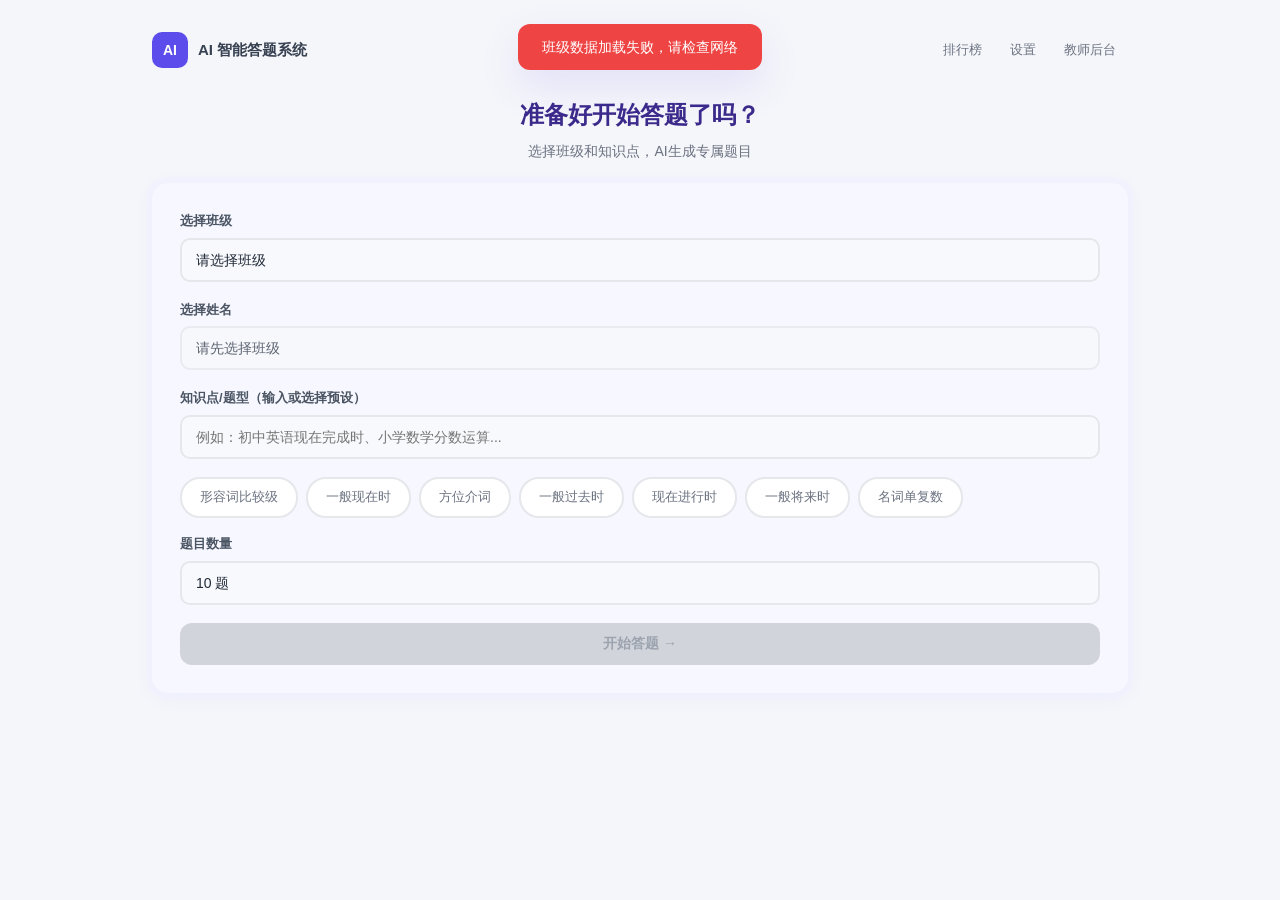
<file: index.html>
<!DOCTYPE html>
<html lang="zh-CN">
<head>
<meta charset="UTF-8">
<meta name="viewport" content="width=device-width, initial-scale=1.0, maximum-scale=1.0, user-scalable=no">
<title>AI智能答题系统</title>
<link rel="stylesheet" href="css/common.css">
<link rel="stylesheet" href="css/quiz.css">
</head>
<body>

<div class="container">

<!-- 顶部导航 -->
<div class="nav-bar">
  <div class="brand">
    <div class="brand-icon">AI</div>
    <div class="brand-text">AI 智能答题系统</div>
  </div>
  <div class="nav-links">
    <button id="btn-leaderboard" class="nav-link">排行榜</button>
    <button id="btn-settings" class="nav-link">设置</button>
    <button id="btn-teacher" class="nav-link">教师后台</button>
  </div>
</div>

<!-- 选择界面 -->
<div id="screen-select">
  <div class="page-header">
    <h1>准备好开始答题了吗？</h1>
    <p>选择班级和知识点，AI生成专属题目</p>
  </div>

  <div class="card select-card">
    <div class="form-group">
      <label>选择班级</label>
      <select id="sel-class" class="form-select">
        <option value="">请选择班级</option>
      </select>
    </div>
    <div class="form-group">
      <label>选择姓名</label>
      <select id="sel-name" class="form-select" disabled>
        <option value="">请先选择班级</option>
      </select>
    </div>
    <div class="form-group">
      <label>知识点/题型（输入或选择预设）</label>
      <input type="text" id="knowledge-input" class="form-input" placeholder="例如：初中英语现在完成时、小学数学分数运算...">
    </div>
    <div id="knowledge-presets" class="chip-group" style="margin-bottom:16px;"></div>
    <div class="form-group">
      <label>题目数量</label>
      <select id="question-count" class="form-select">
        <option value="5">5 题</option>
        <option value="10" selected>10 题</option>
        <option value="15">15 题</option>
        <option value="20">20 题</option>
      </select>
    </div>
    <button id="btn-start" class="btn btn-primary btn-block" disabled>开始答题 →</button>
  </div>
</div>

<!-- 加载界面 -->
<div id="screen-loading" style="display:none;">
  <div class="loading-screen">
    <div class="spinner"></div>
    <p>AI正在生成题目，请稍候...</p>
    <p id="loading-countdown" style="margin-top:8px;font-size:13px;color:var(--gray-400);"></p>
  </div>
</div>

<!-- 答题界面 -->
<div id="screen-quiz" style="display:none;">
  <div class="quiz-header">
    <span id="q-num" style="font-weight:600;">第1题</span>
    <span id="progress-count">1 / 10</span>
    <span>正确：<b id="correct-count" style="color:var(--success);">0</b></span>
    <span>正确率：<b id="accuracy">0%</b></span>
  </div>
  <div class="progress-bar" style="margin-bottom:12px;">
    <div id="progress-fill" class="progress-fill" style="width:0%;"></div>
  </div>
  <div class="card quiz-card">
    <span class="question-num" id="q-index-label">第 1 题</span>
    <div class="question-text" id="q-text"></div>
    <div id="q-options" class="options-list"></div>
    <div id="q-explanation" class="explanation"></div>
  </div>
  <div id="next-wrap" style="display:none;text-align:center;">
    <button id="btn-next" class="btn btn-primary" style="min-width:160px;">下一题</button>
  </div>
</div>

<!-- 结果界面 -->
<div id="screen-result" style="display:none;">
  <div class="result-header">
    <h2>答题完成</h2>
    <p class="player" id="result-player"></p>
  </div>

  <div class="score-circle">
    <svg width="120" height="120" viewBox="0 0 140 140">
      <circle cx="70" cy="70" r="62" fill="none" stroke="var(--gray-200)" stroke-width="10"/>
      <circle id="score-ring" cx="70" cy="70" r="62" fill="none" stroke="var(--primary)" stroke-width="10" stroke-linecap="round" stroke-dasharray="389.56" stroke-dashoffset="389.56" style="transition: stroke-dashoffset 1s ease;"/>
    </svg>
    <div class="score-num" id="score-num">0</div>
    <div class="score-label">% 正确率</div>
  </div>

  <div class="stat-row">
    <div class="stat-item blue"><div class="num" id="stat-total">0</div><div class="label">总题数</div></div>
    <div class="stat-item green"><div class="num" id="stat-correct">0</div><div class="label">答对</div></div>
    <div class="stat-item red"><div class="num" id="stat-wrong">0</div><div class="label">答错</div></div>
  </div>
  <div class="stat-row">
    <div class="stat-item"><div class="num" id="stat-time" style="font-weight:600;">--</div><div class="label">总用时</div></div>
    <div class="stat-item"><div class="num" id="stat-avg" style="font-weight:600;">--</div><div class="label">平均每题</div></div>
    <div class="stat-item"><div class="num" id="stat-rank" style="font-weight:600;">--</div><div class="label">排名</div></div>
  </div>

  <div class="card review-section">
    <div class="review-header-bar">
      <b>答题记录</b>
      <div style="display:flex;gap:8px;align-items:center;">
        <label class="review-filter">
          <input type="checkbox" id="review-wrong-only" onchange="Quiz.filterReview()">
          只看错题
        </label>
        <button class="btn btn-sm btn-outline" onclick="Quiz.copyWrongQuestions()">复制错题</button>
      </div>
    </div>
    <div class="review-list" id="review-list"></div>
  </div>

  <div style="display:flex;gap:8px;">
    <button id="btn-retry" class="btn btn-primary btn-block">再次答题</button>
    <button id="btn-view-rank" class="btn btn-outline btn-block">查看排行榜</button>
  </div>
</div>

<!-- 排行榜界面 -->
<div id="screen-leaderboard" style="display:none;">
  <div class="page-header">
    <h1>排行榜</h1>
    <p>学生答题正确率排行</p>
  </div>
  <div id="rank-tabs" class="chip-group" style="margin-bottom:12px;"></div>
  <div id="rank-list"></div>
  <div style="text-align:center;margin-top:16px;">
    <button class="btn btn-outline" onclick="Quiz.backFromRank()">返回主页</button>
  </div>
</div>

</div>

<!-- 设置模态框 -->
<div id="modal-settings" class="modal-overlay">
  <div class="modal-box">
    <button class="modal-close" onclick="document.getElementById('modal-settings').classList.remove('active')">&times;</button>
    <div class="modal-title">设置</div>
    <div class="settings-section">
      <h3>AI 模型设置</h3>
      <div class="form-group">
        <label>模型名称</label>
        <input type="text" id="settings-model" class="form-input" placeholder="例如：LongCat-2.0-Preview">
      </div>
      <div class="form-group">
        <label>API Base URL</label>
        <input type="text" id="settings-baseurl" class="form-input" placeholder="https://api.longcat.chat/openai">
      </div>
      <div class="form-group">
        <label>API Key（选填，留空使用默认）</label>
        <input type="password" id="settings-apikey" class="form-input" placeholder="sk-...">
      </div>
      <div class="setting-row">
        <label>关闭模型思考</label>
        <div class="toggle on" id="settings-thinking" onclick="Quiz.toggleThinking()"></div>
      </div>
    </div>
    <button id="btn-save-settings" class="btn btn-primary btn-block">保存设置</button>
  </div>
</div>

<!-- 音效预加载 -->
<audio id="sound-success" preload="auto" src="sounds/success.mp3"></audio>
<audio id="sound-fail" preload="auto" src="sounds/fail.mp3"></audio>

<script src="js/config.js" charset="UTF-8"></script>
<script src="js/api.js" charset="UTF-8"></script>
<script src="js/storage.js" charset="UTF-8"></script>
<script src="js/sound.js" charset="UTF-8"></script>
<script src="js/student.js" charset="UTF-8"></script>

</body>
</html>
</file>
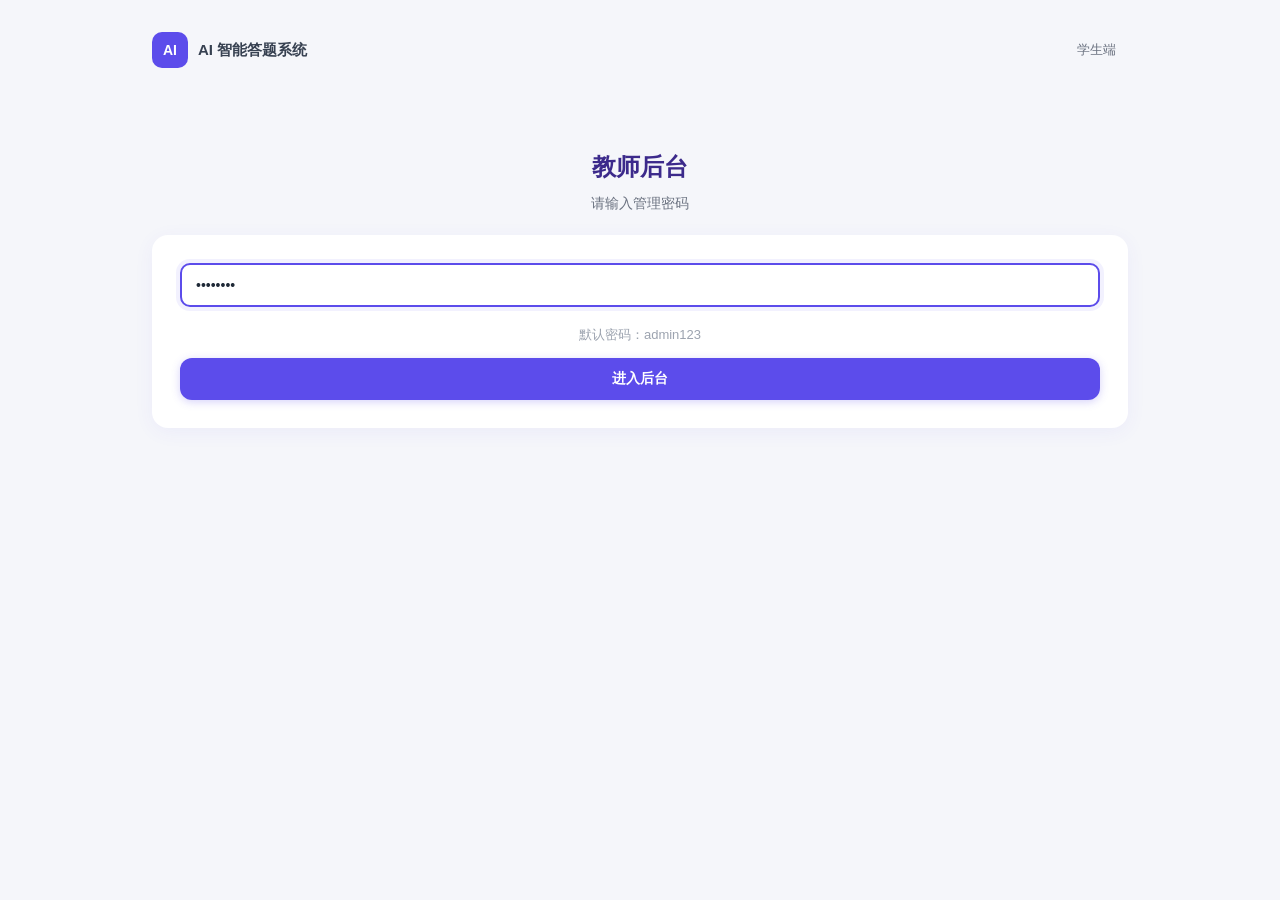
<file: teacher.html>
<!DOCTYPE html>
<html lang="zh-CN">
<head>
<meta charset="UTF-8">
<meta name="viewport" content="width=device-width, initial-scale=1.0, maximum-scale=1.0, user-scalable=no">
<title>教师后台 - AI智能答题</title>
<link rel="stylesheet" href="css/common.css">
<link rel="stylesheet" href="css/teacher.css">
</head>
<body>

<div class="container">

<!-- 登录界面 -->
<div id="login-screen">
  <div class="nav-bar">
    <div class="brand">
      <div class="brand-icon">AI</div>
      <div class="brand-text">AI 智能答题系统</div>
    </div>
    <a href="index.html" class="nav-link" style="text-decoration:none;">学生端</a>
  </div>
  <div class="page-header" style="padding-top:60px;">
    <h1>教师后台</h1>
    <p>请输入管理密码</p>
  </div>
  <div class="card">
    <div class="form-group">
      <input type="password" id="password-input" class="form-input" placeholder="请输入密码" value="admin123" autofocus>
    </div>
    <p style="text-align:center;font-size:13px;color:var(--gray-400);margin-bottom:12px;">默认密码：admin123</p>
    <button id="btn-login" class="btn btn-primary btn-block">进入后台</button>
  </div>
</div>

<!-- 仪表盘界面 -->
<div id="dashboard-screen" style="display:none;">

  <div class="teacher-hero">
    <h1>教师数据看板</h1>
    <p>查看学生答题情况，诊断学情</p>
  </div>

  <!-- 统计卡片 -->
  <div class="teacher-stats">
    <div class="teacher-stat">
      <div class="num" id="t-stat-students">0</div>
      <div class="label">参与学生</div>
    </div>
    <div class="teacher-stat">
      <div class="num" id="t-stat-classes">0</div>
      <div class="label">班级数</div>
    </div>
    <div class="teacher-stat">
      <div class="num" id="t-stat-quizzes">0</div>
      <div class="label">答题次数</div>
    </div>
    <div class="teacher-stat">
      <div class="num" id="t-stat-avg">0%</div>
      <div class="label">平均正确率</div>
    </div>
  </div>

  <!-- 筛选栏 -->
  <div class="card">
    <div class="time-filter">
      <button class="time-chip active" data-range="all" style="cursor:pointer;">全部时间</button>
      <button class="time-chip" data-range="today" style="cursor:pointer;">今天</button>
      <button class="time-chip" data-range="yesterday" style="cursor:pointer;">昨天</button>
      <button class="time-chip" data-range="week" style="cursor:pointer;">近7天</button>
    </div>
    <div class="filter-bar">
      <select id="t-filter-class" class="form-select" style="width:auto;min-width:120px;">
        <option value="__all__">全部班级</option>
      </select>
      <button class="btn btn-sm btn-outline" onclick="Teacher.refreshData()">刷新数据</button>
    </div>
  </div>

  <!-- 标签导航 -->
  <div class="tab-nav">
    <button class="tab-btn active" data-tab="records" onclick="Teacher.switchTab('records')">做题记录</button>
    <button class="tab-btn" data-tab="errors" onclick="Teacher.switchTab('errors')">易错题汇总</button>
    <button class="tab-btn" data-tab="diagnosis" onclick="Teacher.switchTab('diagnosis')">AI学情诊断</button>
  </div>

  <!-- 做题记录 Tab -->
  <div id="tab-records" class="tab-panel">
    <div class="card table-wrap">
      <table>
        <thead>
          <tr>
            <th>排名</th>
            <th>姓名</th>
            <th>班级</th>
            <th>答题次数</th>
            <th>最高正确率</th>
            <th>最近正确率</th>
            <th>平均用时</th>
            <th>操作</th>
          </tr>
        </thead>
        <tbody id="records-tbody"></tbody>
      </table>
    </div>
  </div>

  <!-- 易错题 Tab -->
  <div id="tab-errors" class="tab-panel" style="display:none;">
    <div class="card">
      <div class="review-header-bar">
        <b>班级高频错题</b>
      </div>
      <div id="errors-list"></div>
    </div>
  </div>

  <!-- AI学情诊断 Tab -->
  <div id="tab-diagnosis" class="tab-panel" style="display:none;">
    <div class="card">
      <div style="display:flex;gap:8px;margin-bottom:12px;flex-wrap:wrap;">
        <button class="btn btn-warning" onclick="Teacher.diagnoseClass()">全班级学情诊断</button>
      </div>
      <div id="diagnosis-tab-content">
        <p style="text-align:center;color:var(--gray-400);padding:40px;">点击上方按钮，AI 将综合分析全部错题数据</p>
      </div>
      <p id="diagnosis-countdown" style="text-align:center;font-size:13px;color:var(--gray-400);display:none;"></p>
    </div>
  </div>

</div>
</div>

<!-- 详情模态框 -->
<div id="modal-detail" class="modal-overlay">
  <div class="modal-box" style="max-width:600px;">
    <button class="modal-close" onclick="Teacher.closeModal()">&times;</button>
    <div class="modal-title" id="modal-title">详情</div>
    <div id="modal-content"></div>
  </div>
</div>

<script src="js/config.js" charset="UTF-8"></script>
<script src="js/api.js" charset="UTF-8"></script>
<script src="js/storage.js" charset="UTF-8"></script>
<script src="js/teacher.js" charset="UTF-8"></script>

</body>
</html>
</file>
<file: css/common.css>
/* common.css - 公共样式 */
:root {
  --primary: #5C4CEB;
  --primary-light: #7C6FF0;
  --primary-dark: #4A3BD4;
  --primary-bg: #F0F2FF;
  --success: #10B981;
  --success-bg: #ECFDF5;
  --danger: #EF4444;
  --danger-bg: #FEF2F2;
  --warning: #F59E0B;
  --warning-bg: #FFFBEB;
  --gray-50: #F8F9FC;
  --gray-100: #F3F4F6;
  --gray-200: #E5E7EB;
  --gray-300: #D1D5DB;
  --gray-400: #9CA3AF;
  --gray-500: #6B7280;
  --gray-600: #4B5563;
  --gray-700: #374151;
  --gray-800: #1F2937;
  --title: #3C2A8B;
  --radius: 16px;
  --radius-sm: 10px;
  --radius-xs: 8px;
  --shadow: 0 4px 20px rgba(92, 76, 235, 0.06);
  --shadow-md: 0 8px 30px rgba(92, 76, 235, 0.10);
  --shadow-lg: 0 16px 40px rgba(92, 76, 235, 0.12);
}

* { margin: 0; padding: 0; box-sizing: border-box; }

html { font-size: 16px; -webkit-text-size-adjust: 100%; }

body {
  font-family: -apple-system, BlinkMacSystemFont, 'Segoe UI', 'PingFang SC', 'Hiragino Sans GB', 'Microsoft YaHei', sans-serif;
  background: #F5F6FA;
  color: var(--gray-600);
  line-height: 1.6;
  min-height: 100vh;
  -webkit-font-smoothing: antialiased;
}

.container {
  max-width: 640px;
  margin: 0 auto;
  padding: 24px 16px;
  min-height: 100vh;
}

@media (min-width: 1200px) {
  .container {
    max-width: 80%;
  }
}

/* 顶部导航 */
.nav-bar {
  display: flex;
  justify-content: space-between;
  align-items: center;
  padding: 0 0 20px;
}
.brand {
  display: flex;
  align-items: center;
  gap: 10px;
}
.brand-icon {
  width: 36px;
  height: 36px;
  border-radius: 10px;
  background: var(--primary);
  color: #fff;
  display: flex;
  align-items: center;
  justify-content: center;
  font-weight: 800;
  font-size: 14px;
}
.brand-text {
  font-size: 15px;
  font-weight: 600;
  color: var(--gray-700);
}
.nav-links {
  display: flex;
  gap: 4px;
}
.nav-link {
  background: none;
  border: none;
  padding: 6px 12px;
  border-radius: 8px;
  font-size: 13px;
  color: var(--gray-500);
  cursor: pointer;
  font-weight: 500;
  transition: all 0.2s;
}
.nav-link:hover { color: var(--primary); background: var(--primary-bg); }

/* 按钮 */
.btn {
  display: inline-flex;
  align-items: center;
  justify-content: center;
  gap: 6px;
  padding: 12px 24px;
  border: none;
  border-radius: 12px;
  font-size: 14px;
  font-weight: 600;
  cursor: pointer;
  transition: all 0.2s;
  white-space: nowrap;
  -webkit-tap-highlight-color: transparent;
  user-select: none;
}
.btn:active { transform: scale(0.97); }
.btn-primary {
  background: var(--primary);
  color: #fff;
  box-shadow: 0 2px 8px rgba(92, 76, 235, 0.25);
}
.btn-primary:hover { background: var(--primary-dark); box-shadow: 0 4px 12px rgba(92, 76, 235, 0.35); }
.btn-primary:disabled { background: var(--gray-300); box-shadow: none; color: var(--gray-400); }
.btn-success { background: var(--success); color: #fff; }
.btn-danger { background: var(--danger); color: #fff; }
.btn-warning { background: var(--warning); color: #fff; }
.btn-outline {
  background: #fff;
  color: var(--primary);
  border: 2px solid var(--primary-bg);
}
.btn-outline:hover { background: var(--primary-bg); border-color: var(--primary); }
.btn-ghost { background: none; color: var(--gray-500); font-weight: 500; padding: 8px 12px; font-size: 13px; }
.btn-ghost:hover { color: var(--primary); }
.btn-block { width: 100%; }
.btn-sm { padding: 8px 16px; font-size: 13px; border-radius: 10px; }

/* 卡片 */
.card {
  background: #fff;
  border-radius: var(--radius);
  padding: 24px;
  margin-bottom: 16px;
  box-shadow: var(--shadow);
}
.card-glow {
  position: relative;
}
.card-glow::before {
  content: '';
  position: absolute;
  inset: -4px;
  border-radius: 20px;
  background: var(--primary-bg);
  z-index: -1;
  opacity: 0.5;
}

/* 表单 */
.form-group { margin-bottom: 18px; }
.form-group label {
  display: block;
  font-size: 13px;
  font-weight: 600;
  color: var(--gray-600);
  margin-bottom: 6px;
}
.form-input, .form-select, .form-textarea {
  width: 100%;
  padding: 12px 14px;
  border: 2px solid var(--gray-200);
  border-radius: 10px;
  font-size: 14px;
  font-family: inherit;
  color: var(--gray-800);
  background: var(--gray-50);
  transition: all 0.2s;
  -webkit-appearance: none;
}
.form-input:focus, .form-select:focus, .form-textarea:focus {
  outline: none;
  border-color: var(--primary);
  background: #fff;
  box-shadow: 0 0 0 4px rgba(92, 76, 235, 0.08);
}
.form-textarea { resize: vertical; min-height: 80px; }

/* 标签选择器 chip */
.chip-group {
  display: flex;
  flex-wrap: wrap;
  gap: 8px;
}
.chip {
  padding: 8px 18px;
  border: 2px solid var(--gray-200);
  border-radius: 20px;
  font-size: 13px;
  font-weight: 500;
  cursor: pointer;
  transition: all 0.2s;
  background: #fff;
  color: var(--gray-500);
  user-select: none;
  -webkit-tap-highlight-color: transparent;
}
.chip:hover { border-color: var(--primary-light); color: var(--primary); }
.chip.active { background: var(--primary); color: #fff; border-color: var(--primary); }

/* 加载动画 */
.spinner {
  width: 40px;
  height: 40px;
  border: 3px solid var(--primary-bg);
  border-top: 3px solid var(--primary);
  border-radius: 50%;
  animation: spin 0.7s linear infinite;
  margin: 24px auto;
}
@keyframes spin { to { transform: rotate(360deg); } }

/* Toast */
.toast {
  position: fixed;
  top: 24px;
  left: 50%;
  transform: translateX(-50%);
  padding: 12px 24px;
  border-radius: 12px;
  color: #fff;
  font-size: 14px;
  font-weight: 500;
  z-index: 9999;
  animation: toastIn 0.3s ease;
  max-width: 90vw;
  text-align: center;
  box-shadow: var(--shadow-lg);
}
.toast.success { background: var(--success); }
.toast.error { background: var(--danger); }
.toast.warning { background: var(--warning); }
@keyframes toastIn { from { opacity: 0; transform: translateX(-50%) translateY(-10px); } to { opacity: 1; transform: translateX(-50%) translateY(0); } }

/* 模态框 */
.modal-overlay {
  display: none;
  position: fixed;
  inset: 0;
  background: rgba(60, 42, 139, 0.3);
  backdrop-filter: blur(4px);
  z-index: 1000;
  align-items: center;
  justify-content: center;
  padding: 16px;
}
.modal-overlay.active { display: flex; }
.modal-box {
  background: #fff;
  border-radius: var(--radius);
  padding: 24px;
  width: 100%;
  max-width: 480px;
  max-height: 85vh;
  overflow-y: auto;
  box-shadow: var(--shadow-lg);
}
.modal-title {
  font-size: 18px;
  font-weight: 700;
  margin-bottom: 20px;
  color: var(--title);
}
.modal-close {
  float: right;
  background: var(--gray-100);
  border: none;
  width: 30px;
  height: 30px;
  border-radius: 8px;
  font-size: 18px;
  color: var(--gray-400);
  cursor: pointer;
  display: flex;
  align-items: center;
  justify-content: center;
  transition: all 0.2s;
}
.modal-close:hover { background: var(--danger-bg); color: var(--danger); }

/* 页面标题 */
.page-header {
  text-align: center;
  padding: 8px 0 20px;
}
.page-header h1 { font-size: 24px; font-weight: 700; color: var(--title); }
.page-header p { font-size: 14px; color: var(--gray-500); margin-top: 6px; }

/* 进度条 */
.progress-bar {
  width: 100%;
  height: 8px;
  background: var(--gray-100);
  border-radius: 4px;
  overflow: hidden;
}
.progress-fill {
  height: 100%;
  background: linear-gradient(90deg, var(--primary), var(--primary-light));
  border-radius: 4px;
  transition: width 0.4s ease;
}

/* 表格 */
.table-wrap { overflow-x: auto; -webkit-overflow-scrolling: touch; border-radius: var(--radius-sm); }
table {
  width: 100%;
  border-collapse: collapse;
  font-size: 13px;
}
table th, table td {
  padding: 12px 14px;
  text-align: left;
  border-bottom: 1px solid var(--gray-100);
  white-space: nowrap;
}
table th {
  font-weight: 600;
  color: var(--gray-500);
  font-size: 12px;
  letter-spacing: 0.3px;
  background: var(--gray-50);
  position: sticky;
  top: 0;
}
table tr:hover td { background: var(--primary-bg); }
table td { font-size: 13px; }

/* 标签导航 */
.tab-nav {
  display: flex;
  gap: 4px;
  overflow-x: auto;
  padding: 4px;
  background: var(--gray-100);
  border-radius: 14px;
  margin-bottom: 16px;
  -webkit-overflow-scrolling: touch;
}
.tab-nav::-webkit-scrollbar { display: none; }
.tab-btn {
  flex-shrink: 0;
  padding: 10px 20px;
  border: none;
  border-radius: 11px;
  font-size: 14px;
  font-weight: 500;
  cursor: pointer;
  background: transparent;
  color: var(--gray-500);
  transition: all 0.2s;
}
.tab-btn.active {
  background: #fff;
  color: var(--primary);
  font-weight: 600;
  box-shadow: 0 2px 8px rgba(92, 76, 235, 0.10);
}

/* 响应式 */
@media (min-width: 768px) {
  .container { padding: 32px 24px; }
  .card { padding: 28px; }
}
</file>
<file: css/quiz.css>
/* quiz.css - 答题页面样式 */

/* 选择界面 */
.select-card {
  position: relative;
  z-index: 1;
}
.select-card::before {
  content: '';
  position: absolute;
  inset: -6px;
  border-radius: 22px;
  background: var(--primary-bg);
  z-index: -1;
  opacity: 0.6;
}

/* 答题进度 */
.quiz-header {
  display: flex;
  align-items: center;
  justify-content: space-between;
  padding: 8px 0;
  font-size: 13px;
  color: var(--gray-500);
  margin-bottom: 10px;
}
.quiz-header .timer { font-weight: 600; color: var(--primary); font-variant-numeric: tabular-nums; }
.quiz-header .counter { font-weight: 600; }

/* 题目卡片 */
.quiz-card {
  padding: 24px 20px;
  border-radius: var(--radius);
  background: #fff;
  box-shadow: var(--shadow);
}
.question-num {
  display: inline-block;
  padding: 4px 14px;
  border-radius: 14px;
  background: var(--primary);
  color: #fff;
  font-size: 12px;
  font-weight: 600;
  margin-bottom: 14px;
}
.question-text {
  font-size: 16px;
  font-weight: 600;
  color: var(--gray-800);
  margin-bottom: 20px;
  line-height: 1.8;
}
.options-list { display: flex; flex-direction: column; gap: 10px; }
.option-item {
  display: flex;
  align-items: center;
  gap: 12px;
  padding: 14px 16px;
  border: 2px solid var(--gray-200);
  border-radius: 12px;
  cursor: pointer;
  transition: all 0.2s;
  font-size: 14px;
  user-select: none;
  -webkit-tap-highlight-color: transparent;
  background: #fff;
}
.option-item:hover:not(.disabled) {
  border-color: var(--primary-light);
  background: var(--primary-bg);
}
.option-item .opt-letter {
  width: 32px;
  height: 32px;
  border-radius: 10px;
  background: var(--gray-100);
  display: flex;
  align-items: center;
  justify-content: center;
  font-weight: 700;
  font-size: 14px;
  color: var(--gray-500);
  flex-shrink: 0;
  transition: all 0.2s;
}
.option-item.correct { border-color: var(--success); background: var(--success-bg); }
.option-item.correct .opt-letter { background: var(--success); color: #fff; }
.option-item.wrong { border-color: var(--danger); background: var(--danger-bg); }
.option-item.wrong .opt-letter { background: var(--danger); color: #fff; }
.option-item.reveal-correct { border-color: var(--success); background: var(--success-bg); }
.option-item.reveal-correct .opt-letter { background: var(--success); color: #fff; }
.option-item.disabled { pointer-events: none; opacity: 0.85; }

.explanation {
  margin-top: 14px;
  padding: 14px 16px;
  border-radius: 10px;
  font-size: 13px;
  display: none;
  line-height: 1.7;
}
.explanation.show { display: block; }
.explanation.correct { background: var(--success-bg); color: #065F46; border: 1px solid #A7F3D0; }
.explanation.wrong { background: var(--danger-bg); color: #991B1B; border: 1px solid #FECACA; }

.next-btn-wrap { margin-top: 16px; text-align: center; }

/* 结果页面 */
.result-header { text-align: center; padding: 28px 0 20px; }
.result-header h2 { font-size: 28px; font-weight: 700; color: var(--title); }
.result-header .player { font-size: 15px; color: var(--gray-500); margin-top: 6px; }

.score-circle {
  position: relative;
  width: 140px;
  height: 140px;
  margin: 0 auto 20px;
}
.score-circle svg { transform: rotate(-90deg); }
.score-num {
  position: absolute;
  top: 40%;
  left: 45%;
  transform: translate(-50%, -50%);
  font-size: 36px;
  font-weight: 800;
  color: var(--primary);
}
.score-label {
  position: absolute;
  top: 60%;
  left: 45%;
  transform: translate(-50%, -50%);
  font-size: 12px;
  color: var(--gray-500);
}

.stat-row {
  display: grid;
  grid-template-columns: repeat(3, 1fr);
  gap: 10px;
  margin-bottom: 14px;
}
.stat-item {
  text-align: center;
  padding: 14px 10px;
  border-radius: 12px;
  background: var(--gray-50);
}
.stat-item .num { font-size: 22px; font-weight: 700; }
.stat-item .label { font-size: 12px; color: var(--gray-500); margin-top: 4px; }
.stat-item.blue .num { color: var(--primary); }
.stat-item.green .num { color: var(--success); }
.stat-item.red .num { color: var(--danger); }

/* 答题记录 */
.review-section { margin-top: 20px; }
.review-header-bar {
  display: flex;
  justify-content: space-between;
  align-items: center;
  margin-bottom: 12px;
  flex-wrap: wrap;
  gap: 8px;
}
.review-filter {
  display: flex;
  align-items: center;
  gap: 6px;
  font-size: 13px;
  color: var(--gray-600);
  cursor: pointer;
}
.review-filter input { accent-color: var(--primary); }
.review-list { max-height: 420px; overflow-y: auto; }
.review-item {
  padding: 14px 16px;
  margin-bottom: 8px;
  border-radius: 10px;
  border-left: 4px solid var(--primary);
  background: #fff;
  box-shadow: var(--shadow);
  font-size: 13px;
  line-height: 1.6;
}
.review-item.correct { border-left-color: var(--success); background: var(--success-bg); }
.review-item.wrong { border-left-color: var(--danger); background: var(--danger-bg); }
.review-item .q { font-weight: 600; color: var(--gray-800); margin-bottom: 4px; }
.review-item .a { color: var(--gray-500); font-size: 12px; }

/* 排行榜 */
.rank-tabs { margin-bottom: 14px; }
.rank-item {
  display: flex;
  align-items: center;
  gap: 12px;
  padding: 12px 16px;
  border-radius: 12px;
  margin-bottom: 8px;
  background: #fff;
  box-shadow: var(--shadow);
  transition: transform 0.2s;
}
.rank-item:hover { transform: translateX(4px); }
.rank-num {
  width: 32px;
  height: 32px;
  border-radius: 10px;
  display: flex;
  align-items: center;
  justify-content: center;
  font-weight: 700;
  font-size: 14px;
  flex-shrink: 0;
  background: var(--gray-100);
  color: var(--gray-500);
}
.rank-num.top1 { background: #FEF3C7; color: #D97706; }
.rank-num.top2 { background: #E5E7EB; color: #4B5563; }
.rank-num.top3 { background: #FEE2E2; color: #DC2626; }
.rank-info { flex: 1; min-width: 0; }
.rank-name { font-weight: 600; font-size: 14px; color: var(--gray-800); }
.rank-class { font-size: 12px; color: var(--gray-500); }
.rank-stats { text-align: right; flex-shrink: 0; }
.rank-accuracy { font-weight: 700; font-size: 18px; color: var(--primary); }
.rank-meta { font-size: 11px; color: var(--gray-500); }

/* 设置模态框 */
.settings-section { margin-bottom: 20px; }
.settings-section h3 {
  font-size: 15px;
  font-weight: 700;
  color: var(--title);
  margin-bottom: 12px;
}
.setting-row {
  display: flex;
  align-items: center;
  justify-content: space-between;
  padding: 10px 0;
  font-size: 14px;
}
.setting-row label { color: var(--gray-600); }
.toggle {
  position: relative;
  width: 48px;
  height: 26px;
  background: var(--gray-300);
  border-radius: 13px;
  cursor: pointer;
  transition: background 0.2s;
}
.toggle.on { background: var(--primary); }
.toggle::after {
  content: '';
  position: absolute;
  top: 3px;
  left: 3px;
  width: 20px;
  height: 20px;
  border-radius: 50%;
  background: #fff;
  transition: transform 0.2s;
  box-shadow: 0 1px 3px rgba(0,0,0,0.15);
}
.toggle.on::after { transform: translateX(22px); }

/* 加载界面 */
.loading-screen {
  text-align: center;
  padding: 80px 20px;
}
.loading-screen p {
  margin-top: 20px;
  color: var(--gray-500);
  font-size: 14px;
}
</file>
<file: css/teacher.css>
/* teacher.css - 教师后台样式 */
.teacher-hero { text-align: center; padding: 8px 0 20px; }
.teacher-hero h1 { font-size: 24px; font-weight: 700; color: var(--title); }
.teacher-hero p { font-size: 14px; color: var(--gray-500); margin-top: 6px; }

.teacher-stats {
  display: grid;
  grid-template-columns: repeat(2, 1fr);
  gap: 10px;
  margin-bottom: 16px;
}
.teacher-stat {
  background: #fff;
  border-radius: 14px;
  padding: 18px 14px;
  box-shadow: var(--shadow);
  text-align: center;
  transition: transform 0.2s;
}
.teacher-stat:hover { transform: translateY(-2px); }
.teacher-stat .num { font-size: 26px; font-weight: 800; color: var(--primary); }
.teacher-stat .label { font-size: 12px; color: var(--gray-500); margin-top: 4px; }

.filter-bar {
  display: flex;
  gap: 8px;
  margin-bottom: 14px;
  flex-wrap: wrap;
  align-items: center;
}

.time-filter { display: flex; gap: 6px; flex-wrap: wrap; margin-bottom: 12px; }
.time-chip {
  padding: 8px 16px;
  border: 2px solid var(--gray-200);
  border-radius: 18px;
  font-size: 13px;
  cursor: pointer;
  background: #fff;
  color: var(--gray-500);
  font-weight: 500;
  transition: all 0.2s;
}
.time-chip:hover { border-color: var(--primary-light); color: var(--primary); }
.time-chip.active { background: var(--primary); color: #fff; border-color: var(--primary); }

.error-card {
  background: #fff;
  border-radius: 12px;
  padding: 14px 16px;
  margin-bottom: 10px;
  box-shadow: var(--shadow);
  border-left: 4px solid var(--danger);
}
.error-card .q { font-weight: 600; font-size: 14px; margin-bottom: 8px; color: var(--gray-800); }
.error-card .a { font-size: 13px; color: var(--gray-600); line-height: 1.6; }
.error-card .a .user { color: var(--danger); font-weight: 600; }
.error-card .a .correct { color: var(--success); font-weight: 600; }
.error-card .meta { font-size: 12px; color: var(--gray-400); margin-top: 6px; }

.diagnosis-card {
  background: #fff;
  border-radius: var(--radius);
  padding: 20px;
  margin-top: 14px;
  box-shadow: var(--shadow);
  font-size: 14px;
  line-height: 1.8;
  white-space: pre-wrap;
  color: var(--gray-700);
}

.copy-btn {
  background: var(--gray-100);
  border: none;
  color: var(--primary);
  font-size: 12px;
  cursor: pointer;
  padding: 4px 12px;
  border-radius: 6px;
  font-weight: 500;
  transition: all 0.2s;
}
.copy-btn:hover { background: var(--primary-bg); }

@media (min-width: 768px) {
  .teacher-stats { grid-template-columns: repeat(4, 1fr); }
}
</file>
